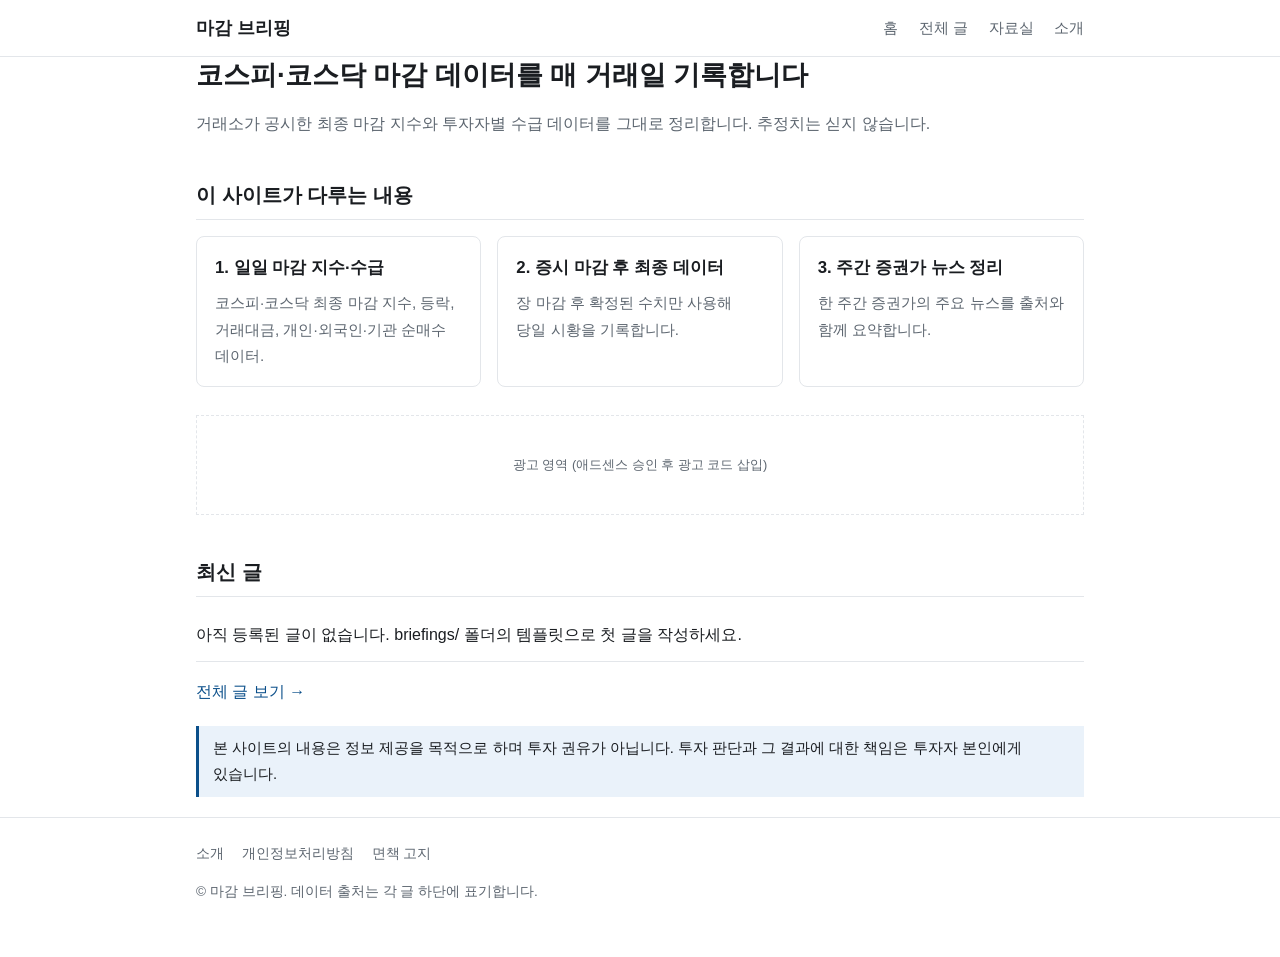
<file: site/index.html>
<!doctype html>
<html lang="ko">
<head>
<meta charset="utf-8">
<meta name="viewport" content="width=device-width, initial-scale=1">
<title>마감 브리핑 | 코스피·코스닥 마감 데이터</title>
<meta name="description" content="매 거래일 코스피·코스닥 마감 지수와 수급 데이터, 주간 증권가 주요 뉴스를 정리합니다.">
<link rel="stylesheet" href="css/style.css">
<!-- [애드센스 승인 후] 아래 주석을 해제하고 ca-pub-XXXXXXXXXXXXXXXX 를 본인 게시자 ID로 교체하세요.
<script async src="https://pagead2.googlesyndication.com/pagead/js/adsbygoogle.js?client=ca-pub-XXXXXXXXXXXXXXXX" crossorigin="anonymous"></script>
-->
</head>
<body>
<header class="site">
  <div class="wrap">
    <a class="brand" href="index.html">마감 브리핑</a>
    <nav>
      <a href="index.html">홈</a>
      <a href="archive.html">전체 글</a>
      <a href="products.html">자료실</a>
      <a href="about.html">소개</a>
    </nav>
  </div>
</header>

<main class="wrap">
  <h1>코스피·코스닥 마감 데이터를 매 거래일 기록합니다</h1>
  <p class="lead">거래소가 공시한 최종 마감 지수와 투자자별 수급 데이터를 그대로 정리합니다. 추정치는 싣지 않습니다.</p>

  <h2>이 사이트가 다루는 내용</h2>
  <div class="grid">
    <div class="card">
      <h3>1. 일일 마감 지수·수급</h3>
      <p>코스피·코스닥 최종 마감 지수, 등락, 거래대금, 개인·외국인·기관 순매수 데이터.</p>
    </div>
    <div class="card">
      <h3>2. 증시 마감 후 최종 데이터</h3>
      <p>장 마감 후 확정된 수치만 사용해 당일 시황을 기록합니다.</p>
    </div>
    <div class="card">
      <h3>3. 주간 증권가 뉴스 정리</h3>
      <p>한 주간 증권가의 주요 뉴스를 출처와 함께 요약합니다.</p>
    </div>
  </div>

  <div class="ad-slot">광고 영역 (애드센스 승인 후 광고 코드 삽입)</div>

  <h2>최신 글</h2>
  <ul class="list" id="latest">
    <li><span>아직 등록된 글이 없습니다. briefings/ 폴더의 템플릿으로 첫 글을 작성하세요.</span><span class="date"></span></li>
  </ul>
  <p><a href="archive.html">전체 글 보기 →</a></p>

  <div class="notice">
    본 사이트의 내용은 정보 제공을 목적으로 하며 투자 권유가 아닙니다. 투자 판단과 그 결과에 대한 책임은 투자자 본인에게 있습니다.
  </div>
</main>

<footer class="site">
  <div class="wrap">
    <a href="about.html">소개</a>
    <a href="privacy.html">개인정보처리방침</a>
    <a href="disclaimer.html">면책 고지</a>
    <p>© 마감 브리핑. 데이터 출처는 각 글 하단에 표기합니다.</p>
  </div>
</footer>
<script src="js/posts.js"></script>
<script>
  (function () {
    if (!window.POSTS || !POSTS.length) return;
    var ul = document.getElementById('latest');
    ul.innerHTML = POSTS.slice(0, 10).map(function (p) {
      return '<li><a href="' + p.url + '">' + p.title + '</a><span class="date">' + p.date + '</span></li>';
    }).join('');
  })();
</script>
</body>
</html>
</file>
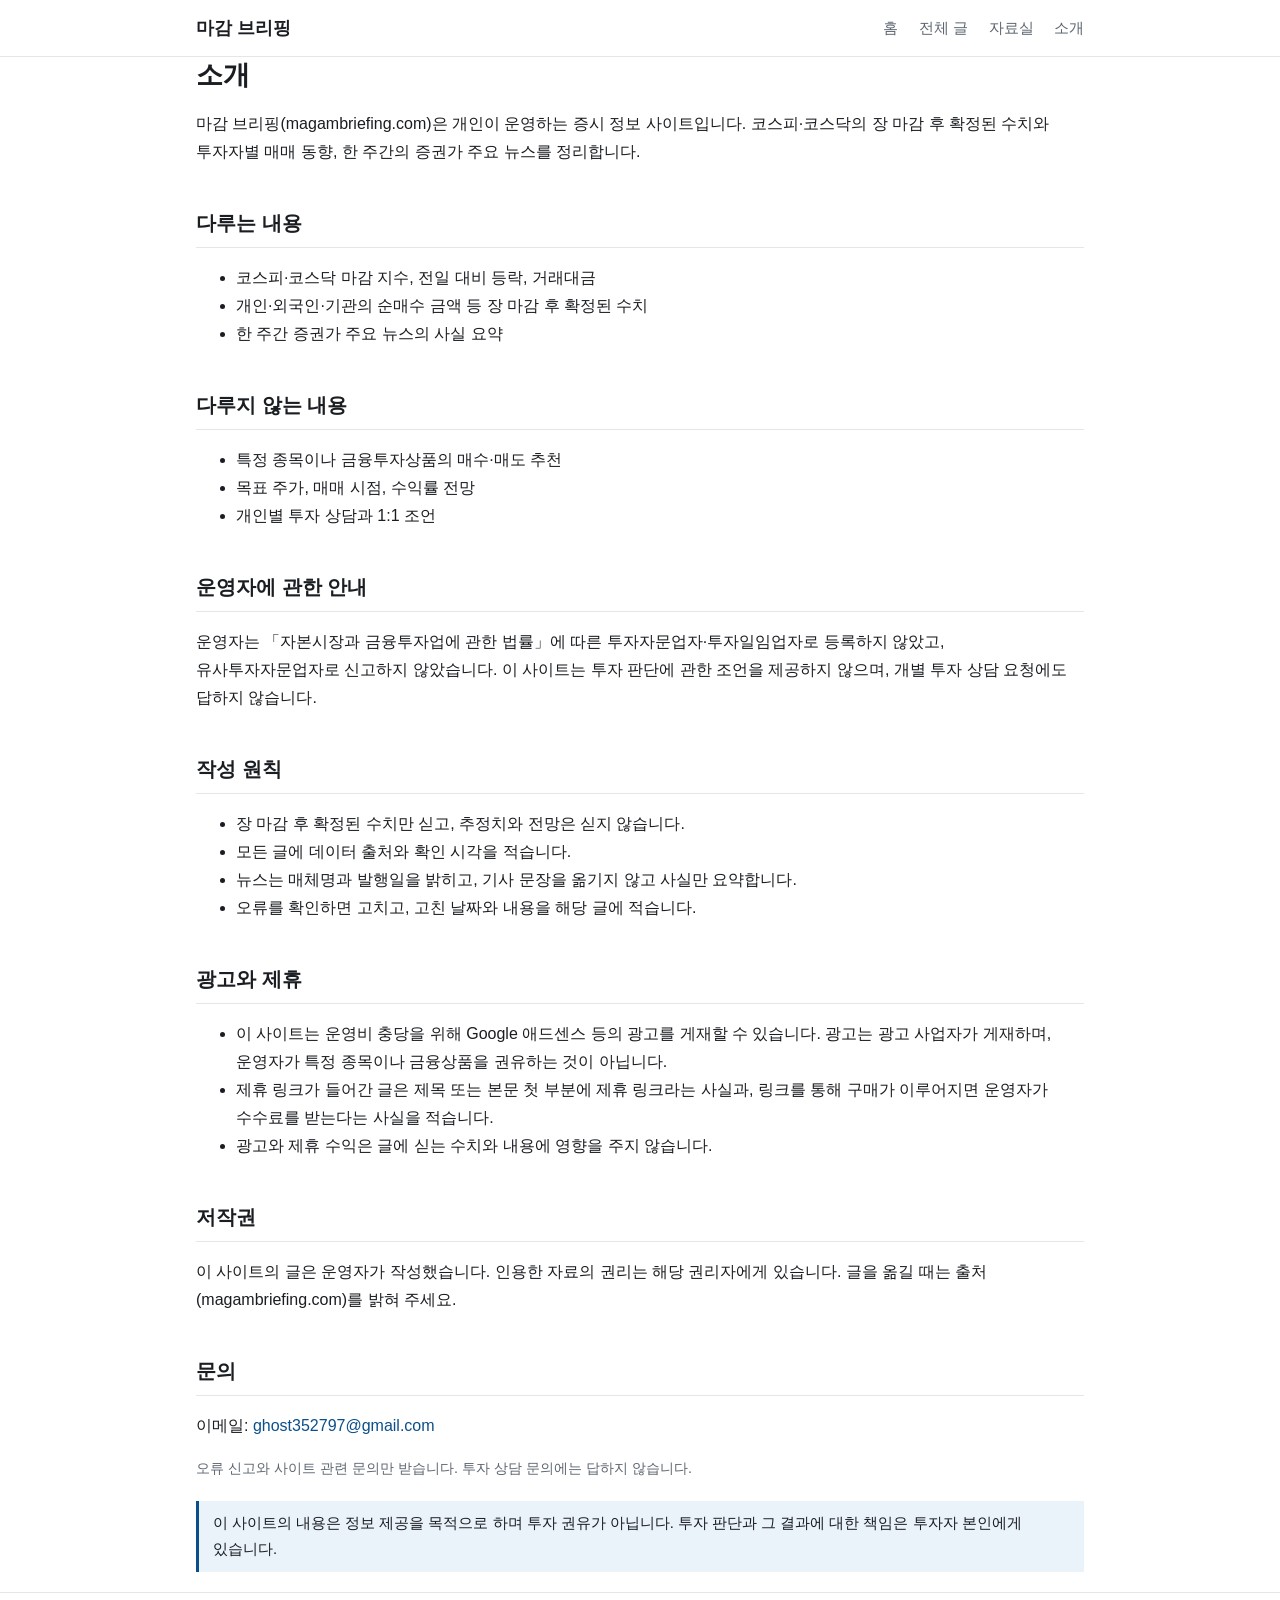
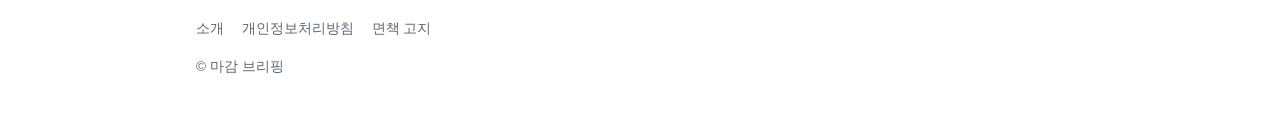
<file: site/about.html>
<!doctype html>
<html lang="ko">
<head>
<meta charset="utf-8">
<meta name="viewport" content="width=device-width, initial-scale=1">
<title>소개 | 마감 브리핑</title>
<meta name="description" content="마감 브리핑 사이트 소개, 다루는 내용과 다루지 않는 내용, 작성 원칙, 광고·제휴 안내, 문의처.">
<link rel="stylesheet" href="css/style.css">
</head>
<body>
<header class="site">
  <div class="wrap">
    <a class="brand" href="index.html">마감 브리핑</a>
    <nav>
      <a href="index.html">홈</a>
      <a href="archive.html">전체 글</a>
      <a href="products.html">자료실</a>
      <a href="about.html">소개</a>
    </nav>
  </div>
</header>
<main class="wrap">
  <h1>소개</h1>
  <p>마감 브리핑(magambriefing.com)은 개인이 운영하는 증시 정보 사이트입니다. 코스피·코스닥의 장 마감 후 확정된 수치와 투자자별 매매 동향, 한 주간의 증권가 주요 뉴스를 정리합니다.</p>

  <h2>다루는 내용</h2>
  <ul>
    <li>코스피·코스닥 마감 지수, 전일 대비 등락, 거래대금</li>
    <li>개인·외국인·기관의 순매수 금액 등 장 마감 후 확정된 수치</li>
    <li>한 주간 증권가 주요 뉴스의 사실 요약</li>
  </ul>

  <h2>다루지 않는 내용</h2>
  <ul>
    <li>특정 종목이나 금융투자상품의 매수·매도 추천</li>
    <li>목표 주가, 매매 시점, 수익률 전망</li>
    <li>개인별 투자 상담과 1:1 조언</li>
  </ul>

  <h2>운영자에 관한 안내</h2>
  <p>운영자는 「자본시장과 금융투자업에 관한 법률」에 따른 투자자문업자·투자일임업자로 등록하지 않았고, 유사투자자문업자로 신고하지 않았습니다. 이 사이트는 투자 판단에 관한 조언을 제공하지 않으며, 개별 투자 상담 요청에도 답하지 않습니다.</p>

  <h2>작성 원칙</h2>
  <ul>
    <li>장 마감 후 확정된 수치만 싣고, 추정치와 전망은 싣지 않습니다.</li>
    <li>모든 글에 데이터 출처와 확인 시각을 적습니다.</li>
    <li>뉴스는 매체명과 발행일을 밝히고, 기사 문장을 옮기지 않고 사실만 요약합니다.</li>
    <li>오류를 확인하면 고치고, 고친 날짜와 내용을 해당 글에 적습니다.</li>
  </ul>

  <h2>광고와 제휴</h2>
  <ul>
    <li>이 사이트는 운영비 충당을 위해 Google 애드센스 등의 광고를 게재할 수 있습니다. 광고는 광고 사업자가 게재하며, 운영자가 특정 종목이나 금융상품을 권유하는 것이 아닙니다.</li>
    <li>제휴 링크가 들어간 글은 제목 또는 본문 첫 부분에 제휴 링크라는 사실과, 링크를 통해 구매가 이루어지면 운영자가 수수료를 받는다는 사실을 적습니다.</li>
    <li>광고와 제휴 수익은 글에 싣는 수치와 내용에 영향을 주지 않습니다.</li>
  </ul>

  <h2>저작권</h2>
  <p>이 사이트의 글은 운영자가 작성했습니다. 인용한 자료의 권리는 해당 권리자에게 있습니다. 글을 옮길 때는 출처(magambriefing.com)를 밝혀 주세요.</p>

  <h2>문의</h2>
  <p>이메일: <a href="mailto:ghost352797@gmail.com">ghost352797@gmail.com</a></p>
  <p class="meta">오류 신고와 사이트 관련 문의만 받습니다. 투자 상담 문의에는 답하지 않습니다.</p>

  <div class="notice">이 사이트의 내용은 정보 제공을 목적으로 하며 투자 권유가 아닙니다. 투자 판단과 그 결과에 대한 책임은 투자자 본인에게 있습니다.</div>
</main>
<footer class="site">
  <div class="wrap">
    <a href="about.html">소개</a>
    <a href="privacy.html">개인정보처리방침</a>
    <a href="disclaimer.html">면책 고지</a>
    <p>© 마감 브리핑</p>
  </div>
</footer>
</body>
</html>
</file>
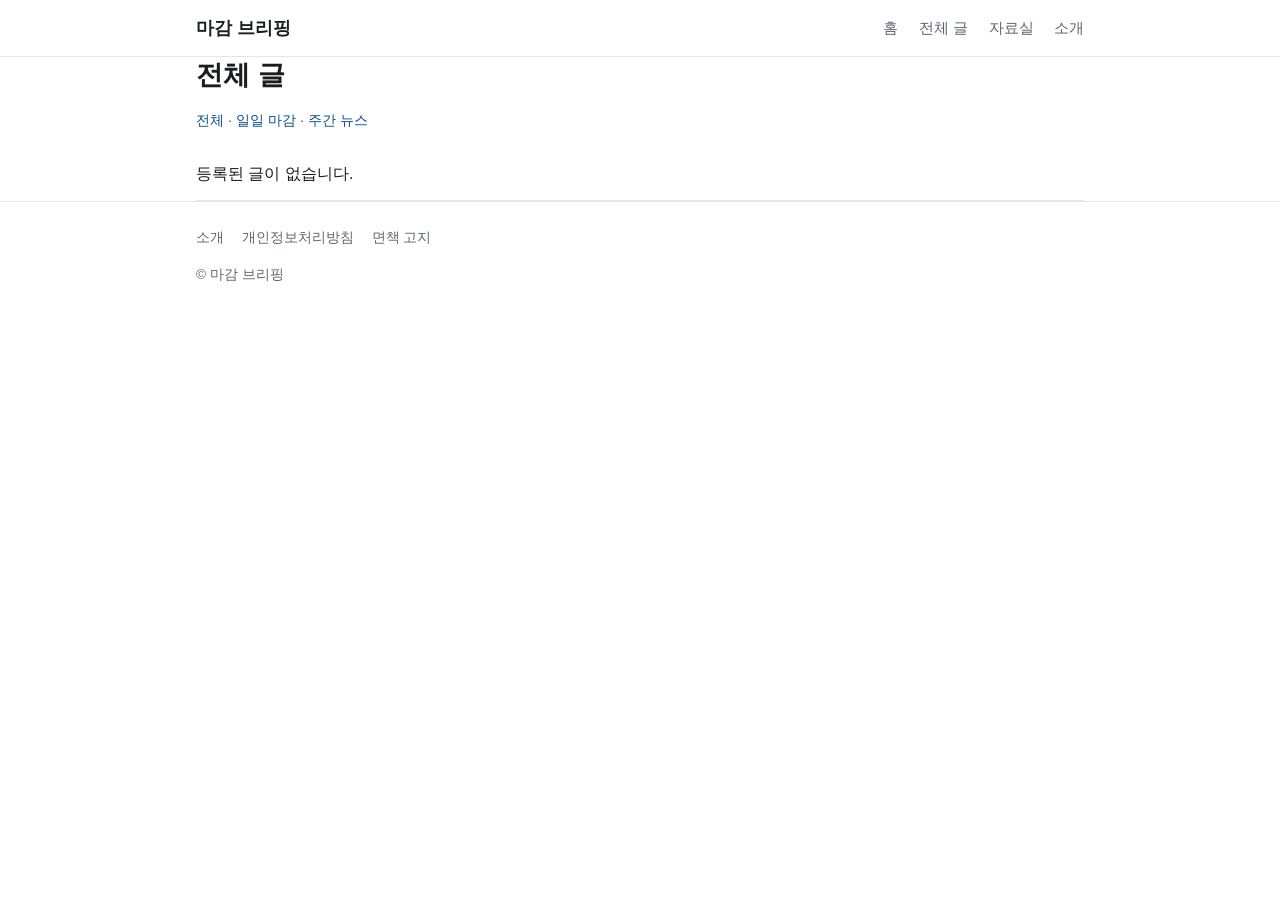
<file: site/archive.html>
<!doctype html>
<html lang="ko">
<head>
<meta charset="utf-8">
<meta name="viewport" content="width=device-width, initial-scale=1">
<title>전체 글 | 마감 브리핑</title>
<meta name="description" content="일일 마감 브리핑과 주간 증권가 뉴스 정리 전체 목록.">
<link rel="stylesheet" href="css/style.css">
</head>
<body>
<header class="site">
  <div class="wrap">
    <a class="brand" href="index.html">마감 브리핑</a>
    <nav>
      <a href="index.html">홈</a>
      <a href="archive.html">전체 글</a>
      <a href="products.html">자료실</a>
      <a href="about.html">소개</a>
    </nav>
  </div>
</header>
<main class="wrap">
  <h1>전체 글</h1>
  <p class="meta">
    <a href="#" data-f="all">전체</a> ·
    <a href="#" data-f="daily">일일 마감</a> ·
    <a href="#" data-f="weekly">주간 뉴스</a>
  </p>
  <ul class="list" id="all"></ul>
</main>
<footer class="site">
  <div class="wrap">
    <a href="about.html">소개</a>
    <a href="privacy.html">개인정보처리방침</a>
    <a href="disclaimer.html">면책 고지</a>
    <p>© 마감 브리핑</p>
  </div>
</footer>
<script src="js/posts.js"></script>
<script>
  var ul = document.getElementById('all');
  function render(f) {
    var items = (window.POSTS || []).filter(function (p) { return f === 'all' || p.type === f; });
    ul.innerHTML = items.length ? items.map(function (p) {
      return '<li><a href="' + p.url + '">' + p.title + '</a><span class="date">' + p.date + '</span></li>';
    }).join('') : '<li><span>등록된 글이 없습니다.</span></li>';
  }
  document.querySelectorAll('[data-f]').forEach(function (a) {
    a.addEventListener('click', function (e) { e.preventDefault(); render(a.dataset.f); });
  });
  render('all');
</script>
</body>
</html>
</file>
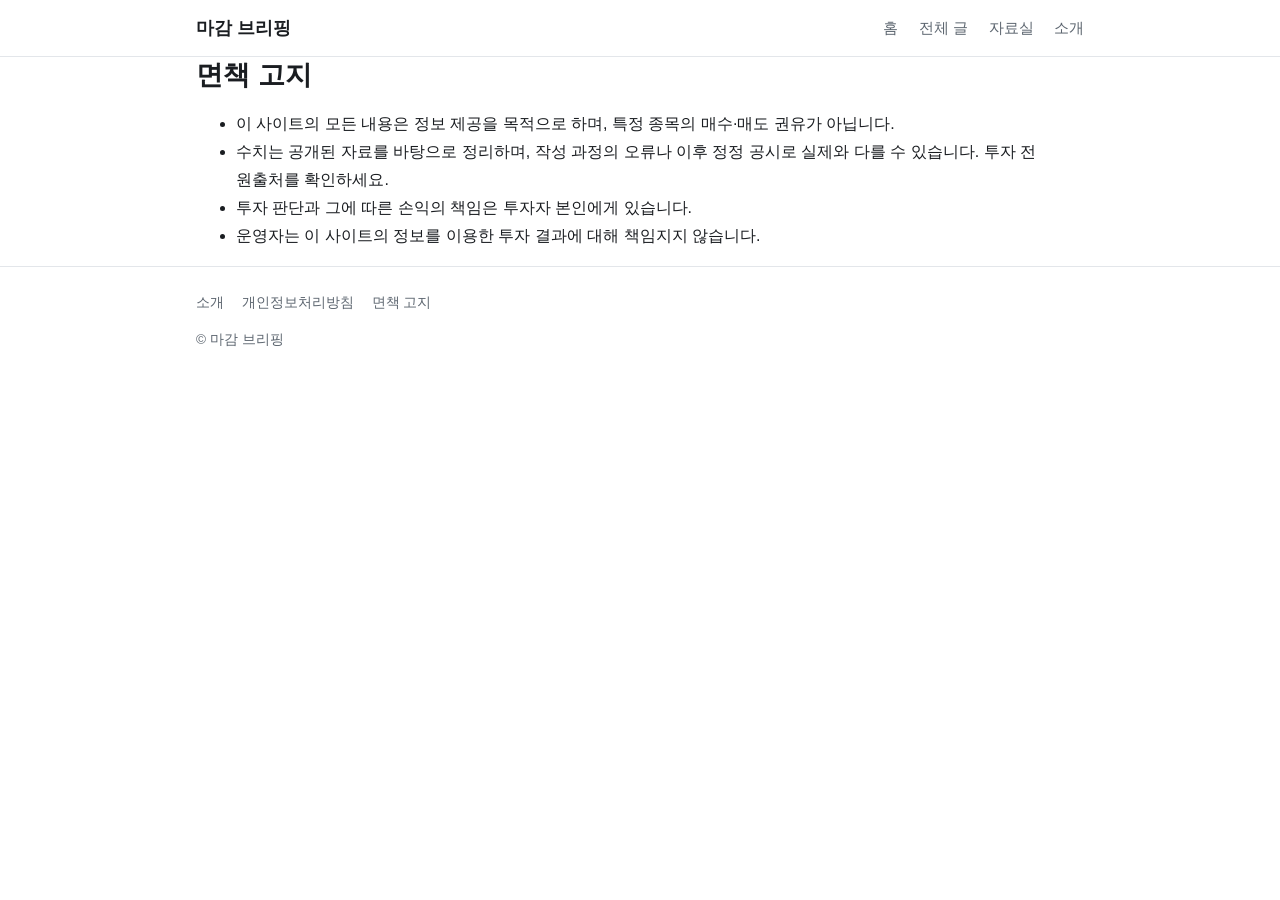
<file: site/disclaimer.html>
<!doctype html>
<html lang="ko">
<head>
<meta charset="utf-8">
<meta name="viewport" content="width=device-width, initial-scale=1">
<title>면책 고지 | 마감 브리핑</title>
<meta name="description" content="투자 정보 이용에 관한 면책 고지.">
<link rel="stylesheet" href="css/style.css">
</head>
<body>
<header class="site">
  <div class="wrap">
    <a class="brand" href="index.html">마감 브리핑</a>
    <nav>
      <a href="index.html">홈</a>
      <a href="archive.html">전체 글</a>
      <a href="products.html">자료실</a>
      <a href="about.html">소개</a>
    </nav>
  </div>
</header>
<main class="wrap">
  <h1>면책 고지</h1>
  <ul>
    <li>이 사이트의 모든 내용은 정보 제공을 목적으로 하며, 특정 종목의 매수·매도 권유가 아닙니다.</li>
    <li>수치는 공개된 자료를 바탕으로 정리하며, 작성 과정의 오류나 이후 정정 공시로 실제와 다를 수 있습니다. 투자 전 원출처를 확인하세요.</li>
    <li>투자 판단과 그에 따른 손익의 책임은 투자자 본인에게 있습니다.</li>
    <li>운영자는 이 사이트의 정보를 이용한 투자 결과에 대해 책임지지 않습니다.</li>
  </ul>
</main>
<footer class="site">
  <div class="wrap">
    <a href="about.html">소개</a>
    <a href="privacy.html">개인정보처리방침</a>
    <a href="disclaimer.html">면책 고지</a>
    <p>© 마감 브리핑</p>
  </div>
</footer>
</body>
</html>
</file>
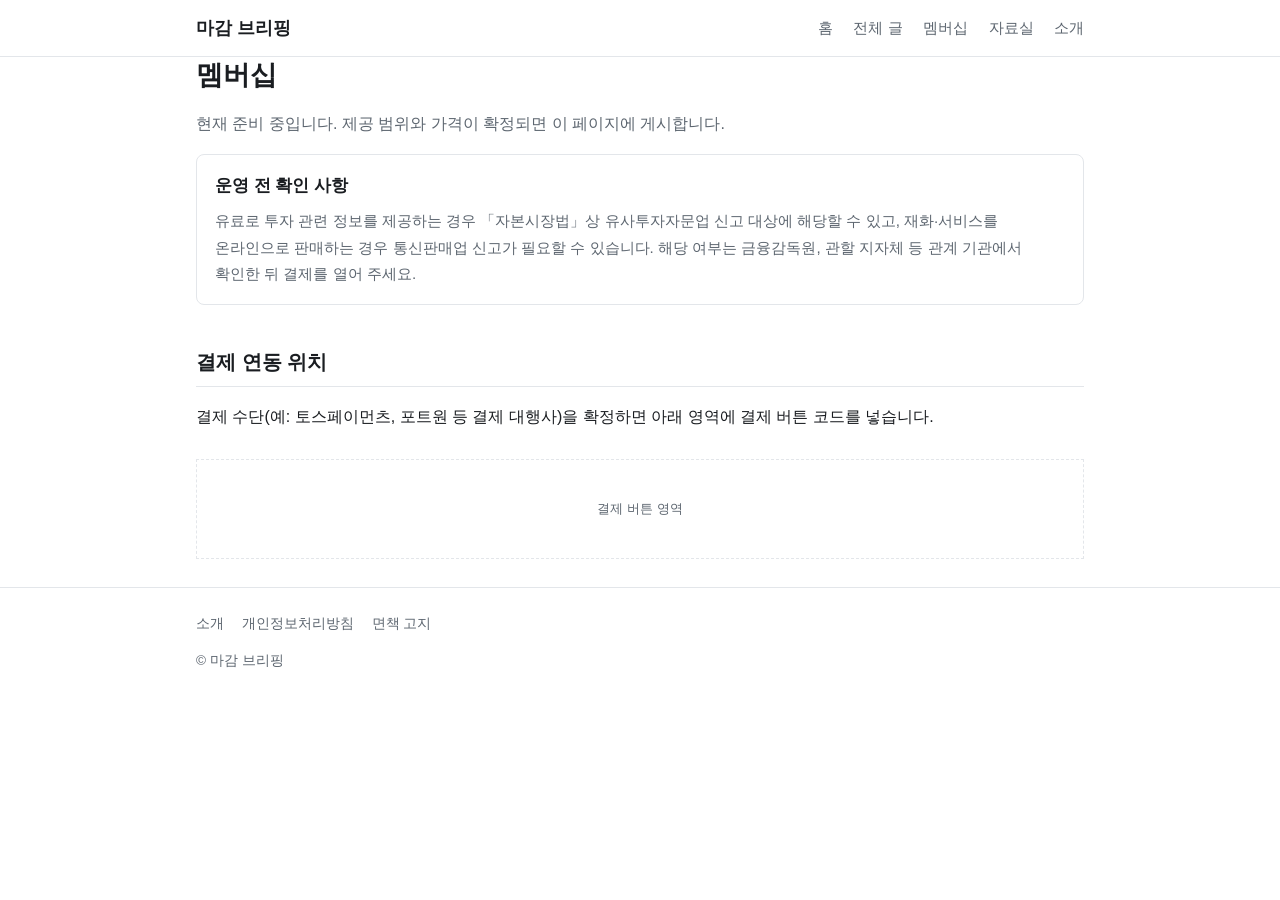
<file: site/membership.html>
<!doctype html>
<html lang="ko">
<head>
<meta charset="utf-8">
<meta name="viewport" content="width=device-width, initial-scale=1">
<title>멤버십 | 마감 브리핑</title>
<meta name="description" content="유료 멤버십 안내 페이지 (준비 중).">
<link rel="stylesheet" href="css/style.css">
</head>
<body>
<header class="site">
  <div class="wrap">
    <a class="brand" href="index.html">마감 브리핑</a>
    <nav>
      <a href="index.html">홈</a>
      <a href="archive.html">전체 글</a>
      <a href="membership.html">멤버십</a>
      <a href="products.html">자료실</a>
      <a href="about.html">소개</a>
    </nav>
  </div>
</header>
<main class="wrap">
  <h1>멤버십</h1>
  <p class="lead">현재 준비 중입니다. 제공 범위와 가격이 확정되면 이 페이지에 게시합니다.</p>

  <div class="card">
    <h3>운영 전 확인 사항</h3>
    <p>
      유료로 투자 관련 정보를 제공하는 경우 「자본시장법」상 유사투자자문업 신고 대상에 해당할 수 있고,
      재화·서비스를 온라인으로 판매하는 경우 통신판매업 신고가 필요할 수 있습니다.
      해당 여부는 금융감독원, 관할 지자체 등 관계 기관에서 확인한 뒤 결제를 열어 주세요.
    </p>
  </div>

  <h2>결제 연동 위치</h2>
  <p>결제 수단(예: 토스페이먼츠, 포트원 등 결제 대행사)을 확정하면 아래 영역에 결제 버튼 코드를 넣습니다.</p>
  <div class="ad-slot">결제 버튼 영역</div>
</main>
<footer class="site">
  <div class="wrap">
    <a href="about.html">소개</a>
    <a href="privacy.html">개인정보처리방침</a>
    <a href="disclaimer.html">면책 고지</a>
    <p>© 마감 브리핑</p>
  </div>
</footer>
</body>
</html>
</file>
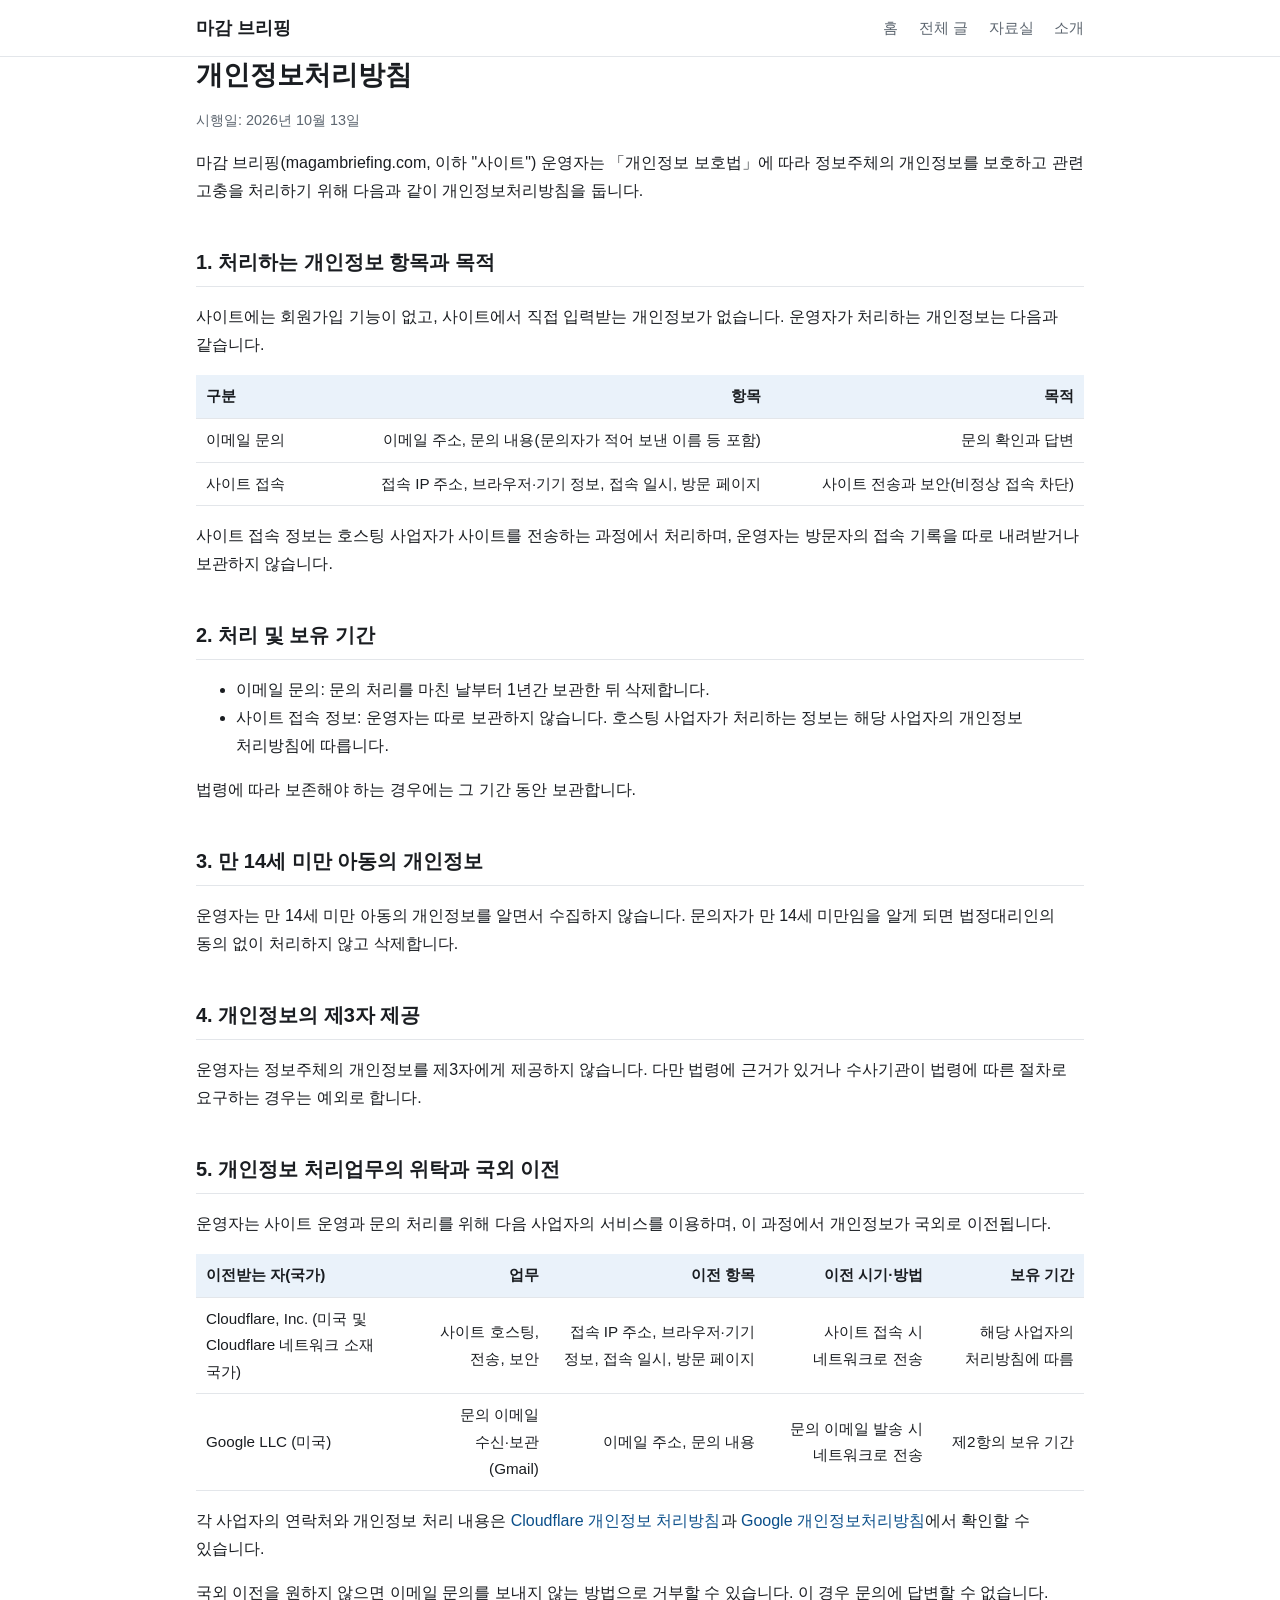
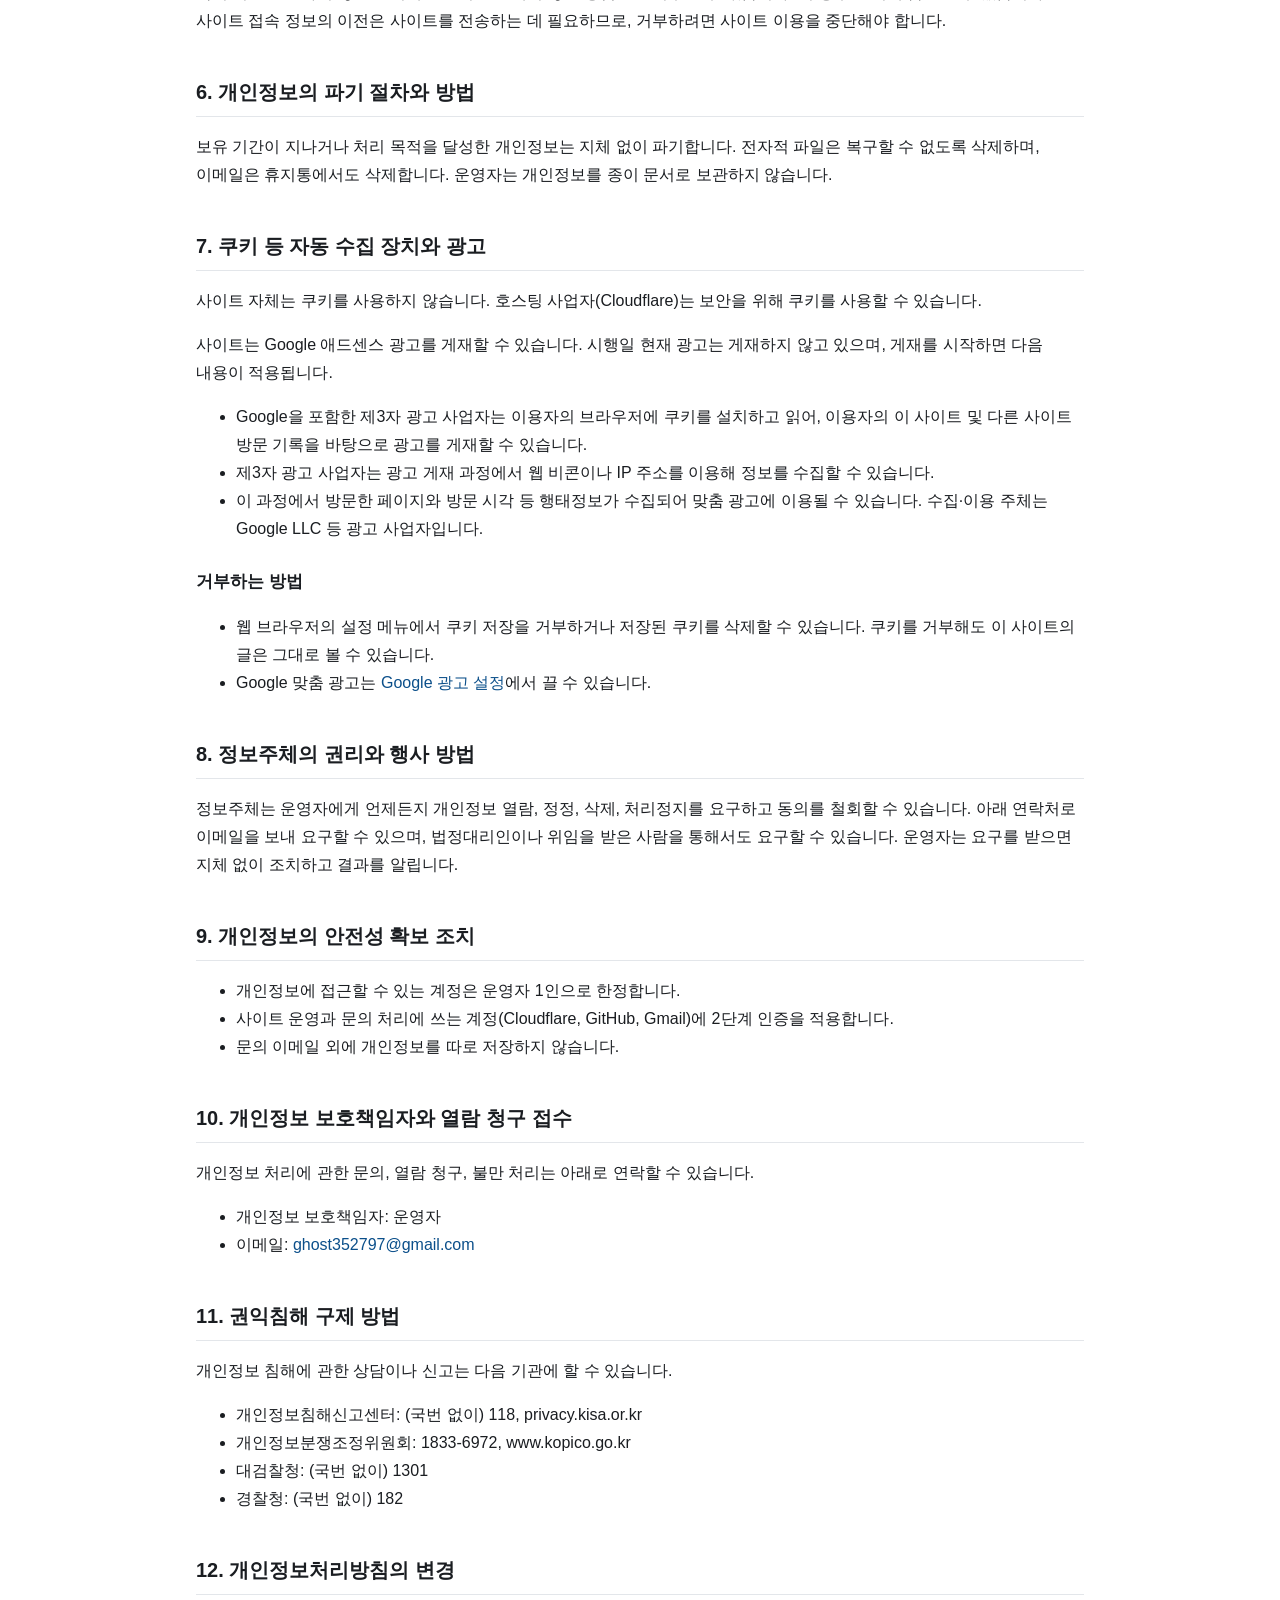
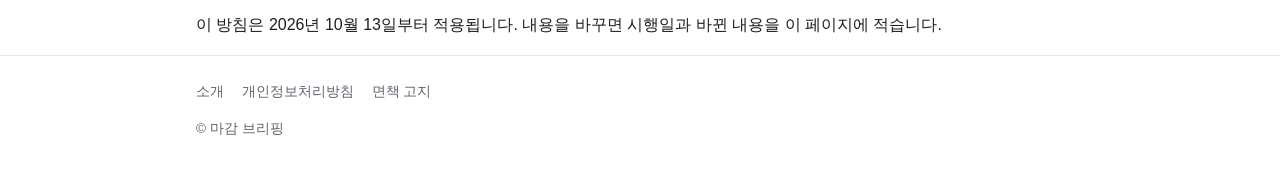
<file: site/privacy.html>
<!doctype html>
<html lang="ko">
<head>
<meta charset="utf-8">
<meta name="viewport" content="width=device-width, initial-scale=1">
<title>개인정보처리방침 | 마감 브리핑</title>
<meta name="description" content="마감 브리핑의 개인정보 처리 항목·목적·보유기간, 위탁 및 국외 이전, 쿠키와 광고, 정보주체의 권리 안내.">
<link rel="stylesheet" href="css/style.css">
</head>
<body>
<header class="site">
  <div class="wrap">
    <a class="brand" href="index.html">마감 브리핑</a>
    <nav>
      <a href="index.html">홈</a>
      <a href="archive.html">전체 글</a>
      <a href="products.html">자료실</a>
      <a href="about.html">소개</a>
    </nav>
  </div>
</header>
<main class="wrap">
  <h1>개인정보처리방침</h1>
  <p class="meta">시행일: 2026년 10월 13일</p>
  <p>마감 브리핑(magambriefing.com, 이하 "사이트") 운영자는 「개인정보 보호법」에 따라 정보주체의 개인정보를 보호하고 관련 고충을 처리하기 위해 다음과 같이 개인정보처리방침을 둡니다.</p>

  <h2>1. 처리하는 개인정보 항목과 목적</h2>
  <p>사이트에는 회원가입 기능이 없고, 사이트에서 직접 입력받는 개인정보가 없습니다. 운영자가 처리하는 개인정보는 다음과 같습니다.</p>
  <table>
    <thead><tr><th>구분</th><th>항목</th><th>목적</th></tr></thead>
    <tbody>
      <tr><td>이메일 문의</td><td>이메일 주소, 문의 내용(문의자가 적어 보낸 이름 등 포함)</td><td>문의 확인과 답변</td></tr>
      <tr><td>사이트 접속</td><td>접속 IP 주소, 브라우저·기기 정보, 접속 일시, 방문 페이지</td><td>사이트 전송과 보안(비정상 접속 차단)</td></tr>
    </tbody>
  </table>
  <p>사이트 접속 정보는 호스팅 사업자가 사이트를 전송하는 과정에서 처리하며, 운영자는 방문자의 접속 기록을 따로 내려받거나 보관하지 않습니다.</p>

  <h2>2. 처리 및 보유 기간</h2>
  <ul>
    <li>이메일 문의: 문의 처리를 마친 날부터 1년간 보관한 뒤 삭제합니다.</li>
    <li>사이트 접속 정보: 운영자는 따로 보관하지 않습니다. 호스팅 사업자가 처리하는 정보는 해당 사업자의 개인정보 처리방침에 따릅니다.</li>
  </ul>
  <p>법령에 따라 보존해야 하는 경우에는 그 기간 동안 보관합니다.</p>

  <h2>3. 만 14세 미만 아동의 개인정보</h2>
  <p>운영자는 만 14세 미만 아동의 개인정보를 알면서 수집하지 않습니다. 문의자가 만 14세 미만임을 알게 되면 법정대리인의 동의 없이 처리하지 않고 삭제합니다.</p>

  <h2>4. 개인정보의 제3자 제공</h2>
  <p>운영자는 정보주체의 개인정보를 제3자에게 제공하지 않습니다. 다만 법령에 근거가 있거나 수사기관이 법령에 따른 절차로 요구하는 경우는 예외로 합니다.</p>

  <h2>5. 개인정보 처리업무의 위탁과 국외 이전</h2>
  <p>운영자는 사이트 운영과 문의 처리를 위해 다음 사업자의 서비스를 이용하며, 이 과정에서 개인정보가 국외로 이전됩니다.</p>
  <table>
    <thead><tr><th>이전받는 자(국가)</th><th>업무</th><th>이전 항목</th><th>이전 시기·방법</th><th>보유 기간</th></tr></thead>
    <tbody>
      <tr><td>Cloudflare, Inc. (미국 및 Cloudflare 네트워크 소재 국가)</td><td>사이트 호스팅, 전송, 보안</td><td>접속 IP 주소, 브라우저·기기 정보, 접속 일시, 방문 페이지</td><td>사이트 접속 시 네트워크로 전송</td><td>해당 사업자의 처리방침에 따름</td></tr>
      <tr><td>Google LLC (미국)</td><td>문의 이메일 수신·보관(Gmail)</td><td>이메일 주소, 문의 내용</td><td>문의 이메일 발송 시 네트워크로 전송</td><td>제2항의 보유 기간</td></tr>
    </tbody>
  </table>
  <p>각 사업자의 연락처와 개인정보 처리 내용은 <a href="https://www.cloudflare.com/privacypolicy/" rel="noopener">Cloudflare 개인정보 처리방침</a>과 <a href="https://policies.google.com/privacy" rel="noopener">Google 개인정보처리방침</a>에서 확인할 수 있습니다.</p>
  <p>국외 이전을 원하지 않으면 이메일 문의를 보내지 않는 방법으로 거부할 수 있습니다. 이 경우 문의에 답변할 수 없습니다. 사이트 접속 정보의 이전은 사이트를 전송하는 데 필요하므로, 거부하려면 사이트 이용을 중단해야 합니다.</p>

  <h2>6. 개인정보의 파기 절차와 방법</h2>
  <p>보유 기간이 지나거나 처리 목적을 달성한 개인정보는 지체 없이 파기합니다. 전자적 파일은 복구할 수 없도록 삭제하며, 이메일은 휴지통에서도 삭제합니다. 운영자는 개인정보를 종이 문서로 보관하지 않습니다.</p>

  <h2>7. 쿠키 등 자동 수집 장치와 광고</h2>
  <p>사이트 자체는 쿠키를 사용하지 않습니다. 호스팅 사업자(Cloudflare)는 보안을 위해 쿠키를 사용할 수 있습니다.</p>
  <p>사이트는 Google 애드센스 광고를 게재할 수 있습니다. 시행일 현재 광고는 게재하지 않고 있으며, 게재를 시작하면 다음 내용이 적용됩니다.</p>
  <ul>
    <li>Google을 포함한 제3자 광고 사업자는 이용자의 브라우저에 쿠키를 설치하고 읽어, 이용자의 이 사이트 및 다른 사이트 방문 기록을 바탕으로 광고를 게재할 수 있습니다.</li>
    <li>제3자 광고 사업자는 광고 게재 과정에서 웹 비콘이나 IP 주소를 이용해 정보를 수집할 수 있습니다.</li>
    <li>이 과정에서 방문한 페이지와 방문 시각 등 행태정보가 수집되어 맞춤 광고에 이용될 수 있습니다. 수집·이용 주체는 Google LLC 등 광고 사업자입니다.</li>
  </ul>
  <h3>거부하는 방법</h3>
  <ul>
    <li>웹 브라우저의 설정 메뉴에서 쿠키 저장을 거부하거나 저장된 쿠키를 삭제할 수 있습니다. 쿠키를 거부해도 이 사이트의 글은 그대로 볼 수 있습니다.</li>
    <li>Google 맞춤 광고는 <a href="https://adssettings.google.com" rel="noopener">Google 광고 설정</a>에서 끌 수 있습니다.</li>
  </ul>

  <h2>8. 정보주체의 권리와 행사 방법</h2>
  <p>정보주체는 운영자에게 언제든지 개인정보 열람, 정정, 삭제, 처리정지를 요구하고 동의를 철회할 수 있습니다. 아래 연락처로 이메일을 보내 요구할 수 있으며, 법정대리인이나 위임을 받은 사람을 통해서도 요구할 수 있습니다. 운영자는 요구를 받으면 지체 없이 조치하고 결과를 알립니다.</p>

  <h2>9. 개인정보의 안전성 확보 조치</h2>
  <ul>
    <li>개인정보에 접근할 수 있는 계정은 운영자 1인으로 한정합니다.</li>
    <li>사이트 운영과 문의 처리에 쓰는 계정(Cloudflare, GitHub, Gmail)에 2단계 인증을 적용합니다.</li>
    <li>문의 이메일 외에 개인정보를 따로 저장하지 않습니다.</li>
  </ul>

  <h2>10. 개인정보 보호책임자와 열람 청구 접수</h2>
  <p>개인정보 처리에 관한 문의, 열람 청구, 불만 처리는 아래로 연락할 수 있습니다.</p>
  <ul>
    <li>개인정보 보호책임자: 운영자</li>
    <li>이메일: <a href="mailto:ghost352797@gmail.com">ghost352797@gmail.com</a></li>
  </ul>

  <h2>11. 권익침해 구제 방법</h2>
  <p>개인정보 침해에 관한 상담이나 신고는 다음 기관에 할 수 있습니다.</p>
  <ul>
    <li>개인정보침해신고센터: (국번 없이) 118, privacy.kisa.or.kr</li>
    <li>개인정보분쟁조정위원회: 1833-6972, www.kopico.go.kr</li>
    <li>대검찰청: (국번 없이) 1301</li>
    <li>경찰청: (국번 없이) 182</li>
  </ul>

  <h2>12. 개인정보처리방침의 변경</h2>
  <p>이 방침은 2026년 10월 13일부터 적용됩니다. 내용을 바꾸면 시행일과 바뀐 내용을 이 페이지에 적습니다.</p>
</main>
<footer class="site">
  <div class="wrap">
    <a href="about.html">소개</a>
    <a href="privacy.html">개인정보처리방침</a>
    <a href="disclaimer.html">면책 고지</a>
    <p>© 마감 브리핑</p>
  </div>
</footer>
</body>
</html>
</file>
<file: site/css/style.css>
:root {
  --bg: #ffffff;
  --fg: #1a1d21;
  --muted: #5d6670;
  --line: #e3e6ea;
  --accent: #0b4f8a;
  --accent-soft: #eaf2fa;
  --up: #d6322b;
  --down: #1f5fbf;
  --max: 920px;
}
@media (prefers-color-scheme: dark) {
  :root {
    --bg: #14171a;
    --fg: #e8eaed;
    --muted: #9aa3ad;
    --line: #2a2f35;
    --accent: #6db0f0;
    --accent-soft: #1b2733;
    --up: #ff6b63;
    --down: #6fa3ff;
  }
}
* { box-sizing: border-box; }
html { font-size: 16px; }
body {
  margin: 0;
  background: var(--bg);
  color: var(--fg);
  font-family: -apple-system, "Pretendard", "Noto Sans KR", "Malgun Gothic", sans-serif;
  line-height: 1.75;
  word-break: keep-all;
}
a { color: var(--accent); text-decoration: none; }
a:hover { text-decoration: underline; }
.wrap { max-width: var(--max); margin: 0 auto; padding: 0 16px; }
header.site {
  border-bottom: 1px solid var(--line);
  position: sticky; top: 0; background: var(--bg); z-index: 10;
}
header.site .wrap {
  display: flex; align-items: center; justify-content: space-between;
  min-height: 56px; flex-wrap: wrap; gap: 8px;
}
header.site .brand { font-weight: 700; font-size: 1.1rem; color: var(--fg); }
header.site nav a { margin-left: 16px; color: var(--muted); font-size: .95rem; }
header.site nav a:hover { color: var(--fg); text-decoration: none; }
main { padding: 32px 0 56px; }
h1 { font-size: 1.7rem; line-height: 1.35; margin: 0 0 8px; }
h2 { font-size: 1.25rem; margin: 40px 0 12px; padding-bottom: 6px; border-bottom: 1px solid var(--line); }
h3 { font-size: 1.05rem; margin: 24px 0 8px; }
.meta { color: var(--muted); font-size: .9rem; }
.lead { color: var(--muted); }
.grid { display: grid; grid-template-columns: repeat(auto-fit, minmax(260px, 1fr)); gap: 16px; margin-top: 16px; }
.card {
  border: 1px solid var(--line); border-radius: 8px; padding: 16px 18px;
  background: var(--bg);
}
.card h3 { margin-top: 0; }
.card p { margin: 6px 0 0; color: var(--muted); font-size: .95rem; }
table { width: 100%; border-collapse: collapse; margin: 12px 0; font-size: .95rem; }
th, td { border-bottom: 1px solid var(--line); padding: 8px 10px; text-align: right; }
th:first-child, td:first-child { text-align: left; }
thead th { background: var(--accent-soft); font-weight: 600; }
.up { color: var(--up); }
.down { color: var(--down); }
.tags { margin: 24px 0 0; display: flex; flex-wrap: wrap; gap: 6px; }
.tags span { background: var(--accent-soft); color: var(--accent); padding: 2px 10px; border-radius: 999px; font-size: .85rem; }
.notice {
  border-left: 3px solid var(--accent); background: var(--accent-soft);
  padding: 10px 14px; margin: 20px 0; font-size: .92rem;
}
.ad-slot {
  margin: 28px 0; min-height: 100px; border: 1px dashed var(--line);
  color: var(--muted); font-size: .8rem; display: flex; align-items: center; justify-content: center;
}
.list { list-style: none; padding: 0; margin: 0; }
.list li { padding: 12px 0; border-bottom: 1px solid var(--line); display: flex; justify-content: space-between; gap: 12px; }
.list .date { color: var(--muted); font-size: .9rem; white-space: nowrap; }
.btn {
  display: inline-block; padding: 8px 16px; border-radius: 6px;
  background: var(--accent); color: #fff; font-size: .95rem;
}
.btn:hover { text-decoration: none; opacity: .9; }
footer.site { border-top: 1px solid var(--line); padding: 24px 0 40px; color: var(--muted); font-size: .85rem; }
footer.site a { color: var(--muted); margin-right: 14px; }
@media (max-width: 560px) {
  h1 { font-size: 1.4rem; }
  header.site nav a { margin: 0 12px 0 0; }
}
</file>
